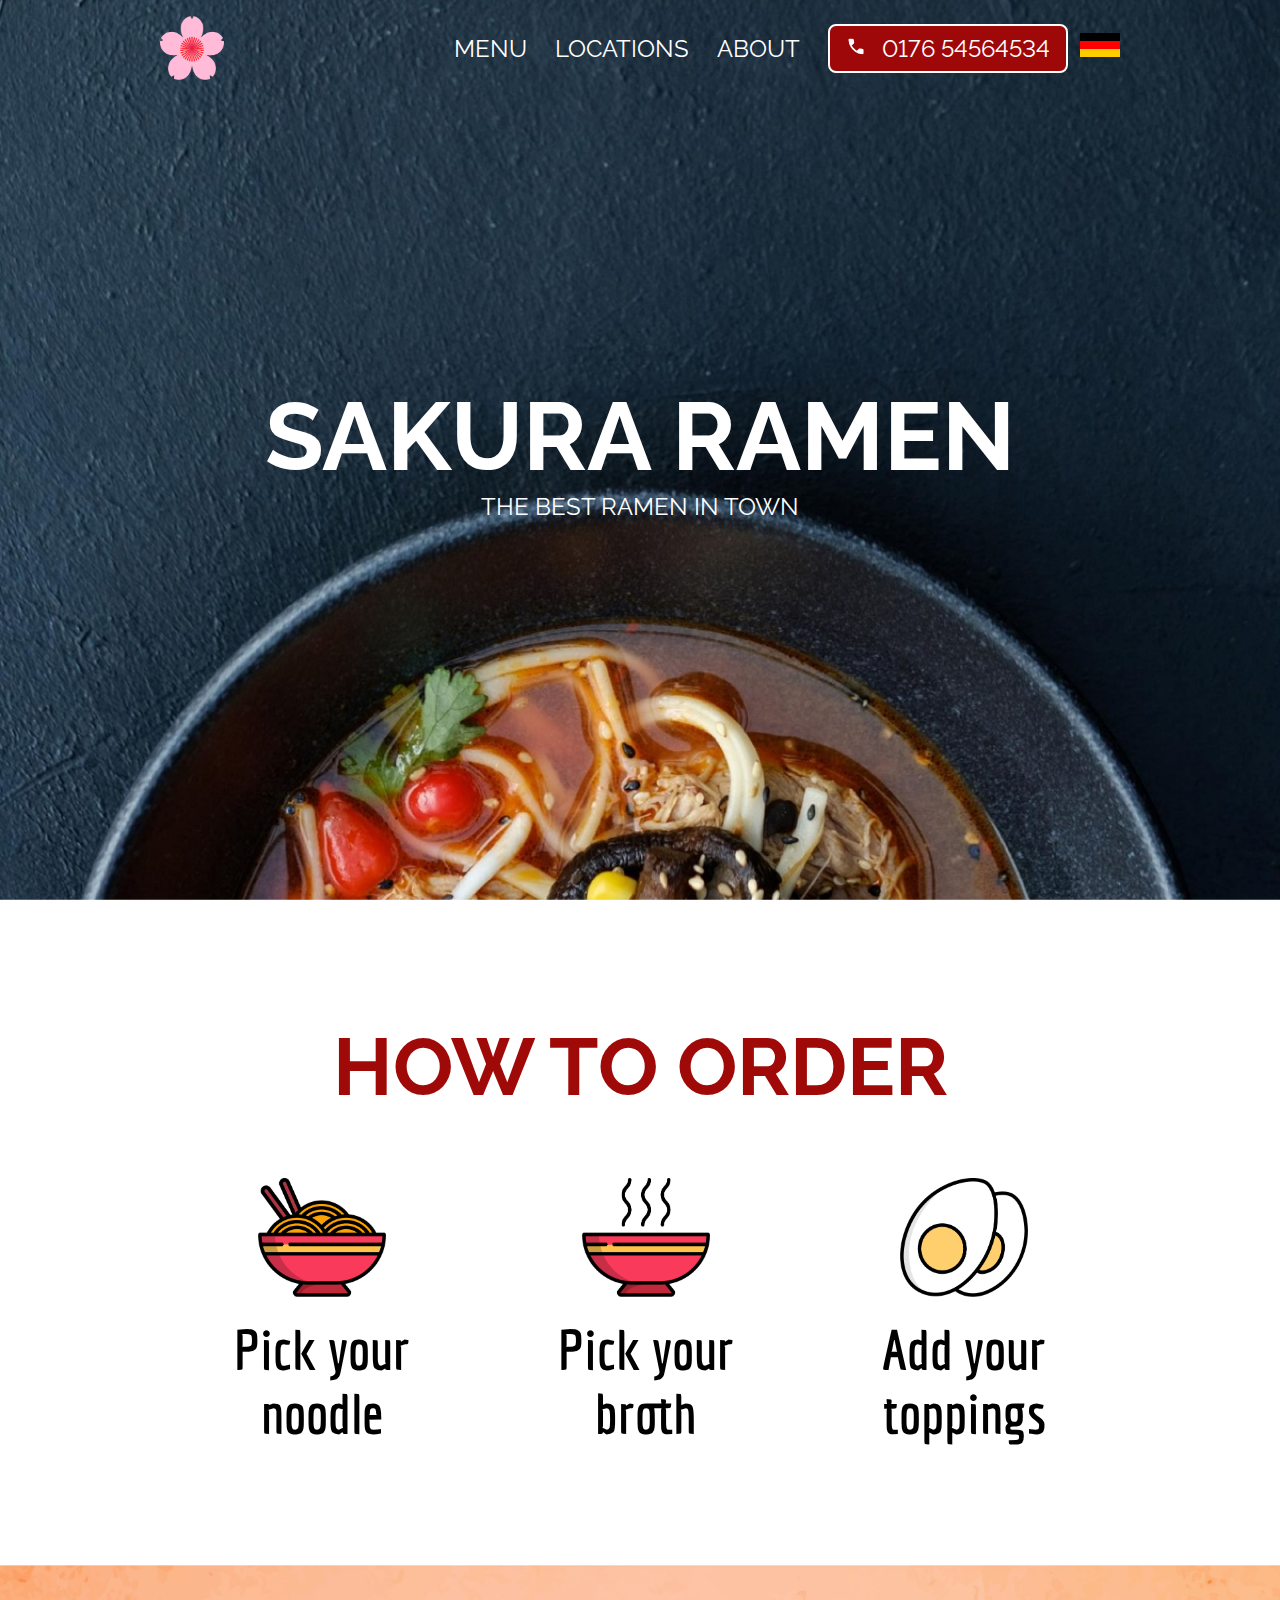
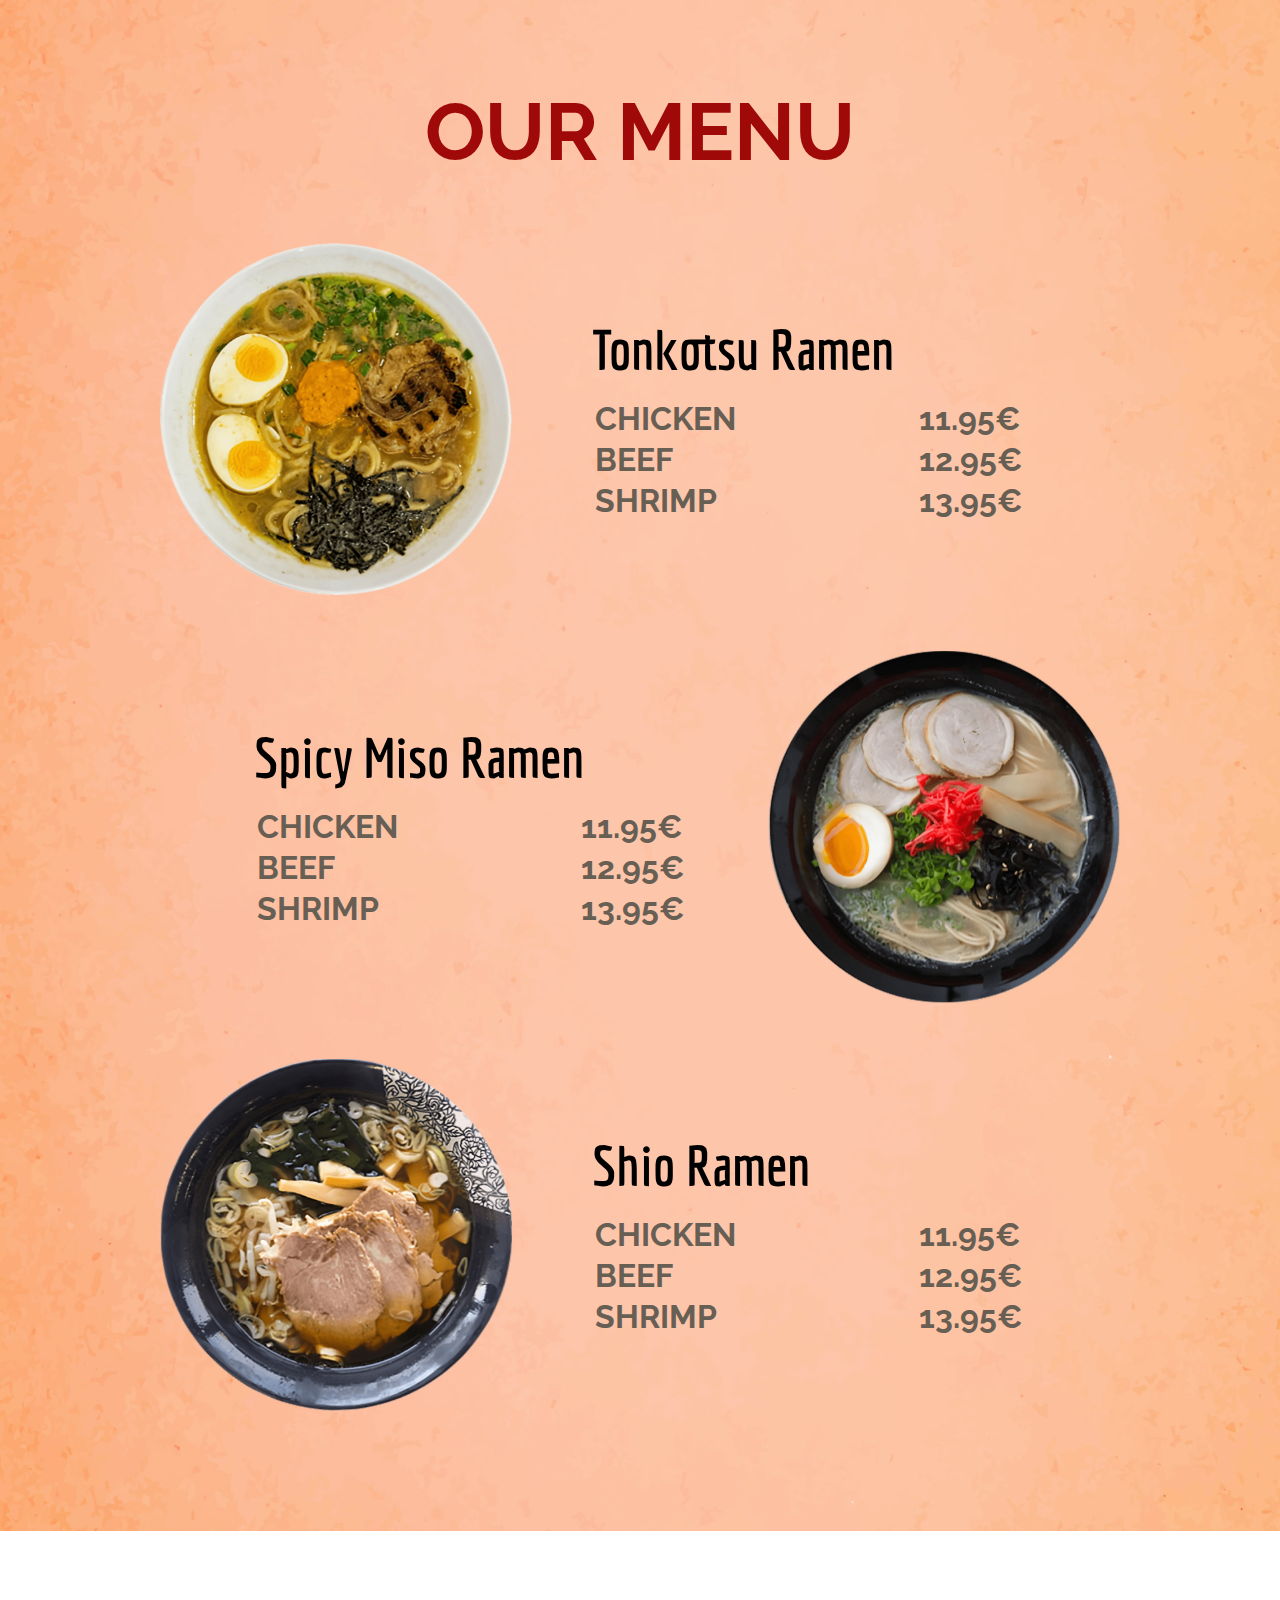
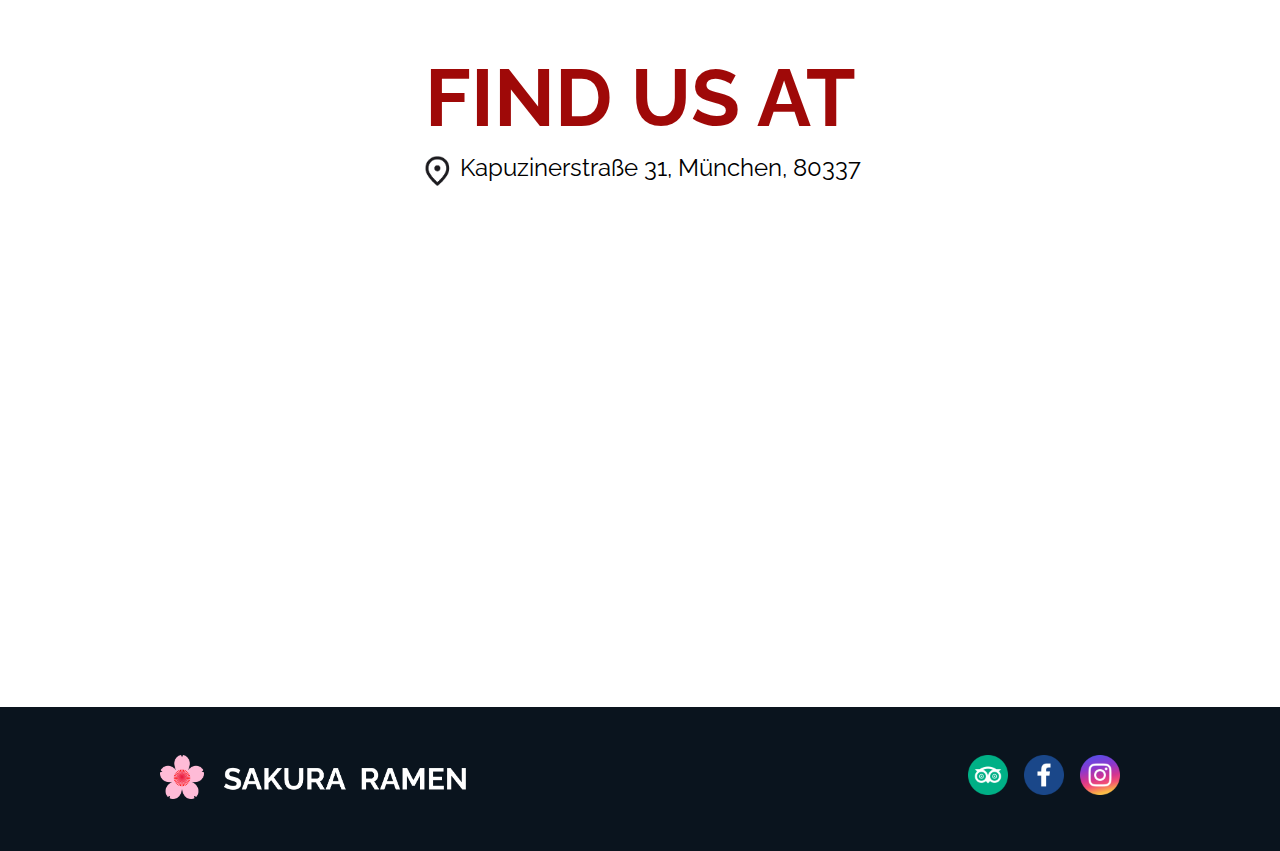
<file: index.html>
<!DOCTYPE html>
<html id="en" lang="en">
  <head>
    <meta charset="UTF-8" />
    <meta name="viewport" content="width=device-width, initial-scale=1.0" />
    <title>Sakura Ramen</title>
    <link rel="stylesheet" href="styles.css" />
    <script src="app.js"></script>
  </head>
  <body class="mybody">
    <header class="header">
      <img id="top" src="./img/sakuralogo.png" alt="" class="logo" />
      <nav class="navbar">
        <a class="mobile-hide" href="#menu">MENU</a>
        <a class="mobile-hide" href="#locations">LOCATIONS</a>
        <a class="mobile-hide" href="about.html">ABOUT</a>
        <a class="tel" href="tel:0176 54564534"
          ><img class="phoneicon" src="./img/phone.png" alt="" />
          <p>0176 54564534</p></a
        >
        <img
          onclick="german()"
          id="german"
          class="language-img"
          src="./img/german.png"
          alt="german"
        />
      </nav>
    </header>

    <section class="hero">
      <div class="title">
        <h1>SAKURA RAMEN</h1>
        <p>THE BEST RAMEN IN TOWN</p>
      </div>
    </section>

    <section class="order-container">
      <div class="order-title">
        <h2>HOW TO ORDER</h2>
      </div>
      <div class="order-desc">
        <div class="noodle">
          <img src="./img/noodle.png" alt="" />
          <h3>
            Pick your<br />
            noodle
          </h3>
        </div>

        <div class="broth">
          <img src="./img/broth.png" alt="" />
          <h3>
            Pick your<br />
            broth
          </h3>
        </div>

        <div class="egg">
          <img src="./img/egg.png" alt="" />
          <h3>
            Add your<br />
            toppings
          </h3>
        </div>
      </div>
    </section>

    <section class="menu-container">
      <div class="menu-title">
        <h2 id="menu">OUR MENU</h2>
      </div>

      <div class="menu-food">
        <div class="tonkotsu space-between">
          <img src="./img/r1-cp.png" alt="" />
          <div class="tonkotsu-table">
            <h3>Tonkotsu Ramen</h3>
            <table>
              <tr>
                <td class="td-space">CHICKEN</td>
                <td>11.95€</td>
              </tr>
              <tr>
                <td class="td-space">BEEF</td>
                <td>12.95€</td>
              </tr>
              <tr>
                <td class="td-space">SHRIMP</td>
                <td>13.95€</td>
              </tr>
            </table>
          </div>
        </div>

        <div class="miso space-between">
          <div class="miso-table">
            <h3>Spicy Miso Ramen</h3>
            <div class="prices">
              <table>
                <tr>
                  <td class="td-space">CHICKEN</td>
                  <td>11.95€</td>
                </tr>
                <tr>
                  <td class="td-space">BEEF</td>
                  <td>12.95€</td>
                </tr>
                <tr>
                  <td class="td-space">SHRIMP</td>
                  <td>13.95€</td>
                </tr>
              </table>
            </div>
          </div>
          <img src="./img/r2-cp.png" alt="" />
        </div>

        <div class="shio">
          <img src="./img/r3-cp.png" alt="" />
          <div class="shio-table">
            <h3>Shio Ramen</h3>
            <table>
              <tr>
                <td class="td-space">CHICKEN</td>
                <td>11.95€</td>
              </tr>
              <tr>
                <td class="td-space">BEEF</td>
                <td>12.95€</td>
              </tr>
              <tr>
                <td class="td-space">SHRIMP</td>
                <td>13.95€</td>
              </tr>
            </table>
          </div>
        </div>
      </div>
    </section>

    <section class="location-title">
      <h2 id="locations">FIND US AT</h2>
    </section>

    <section class="icon">
      <img src="./img/ubication.png" alt="" />
      <p>Kapuzinerstraße 31, München, 80337</p>
    </section>
    
    <iframe
      class="googlemaps"
      src="https://www.google.com/maps/embed?pb=!1m18!1m12!1m3!1d2663.2081532576362!2d11.55862837695996!3d48.125509071242064!2m3!1f0!2f0!3f0!3m2!1i1024!2i768!4f13.1!3m3!1m2!1s0x479ddf44d01affc5%3A0xe7a07e0710be63e8!2sKapuzinerstra%C3%9Fe%2031%2C%2080337%20M%C3%BCnchen%2C%20Deutschland!5e0!3m2!1sde!2str!4v1693401424635!5m2!1sde!2str"
      style="border: 0"
      allowfullscreen=""
      loading="lazy"
      referrerpolicy="no-referrer-when-downgrade"
    ></iframe>

    <footer>
      <div class="footer">
        <div class="fcontainer">
          <div class="flogo">
            <a href="#top"
              ><img class="flogo" src="./img/sakuraramen.png" alt=""
            /></a>
          </div>
          <div class="flogo2">
            <a href="#top"
              ><img class="flogo2" src="./img/sakuralogo.png" alt=""
            /></a>
          </div>
          <div class="social-media">
            <a href="tripadvisor.html"
              ><img src="./img/tripadvisor.png" alt=""
            /></a>
            <a href="facebook.html"><img src="./img/facebook.png" alt="" /></a>
            <a href="instagram.html"
              ><img src="./img/instagram.png" alt=""
            /></a>
          </div>
        </div>
      </div>
    </footer>
  </body>
</html>
</file>
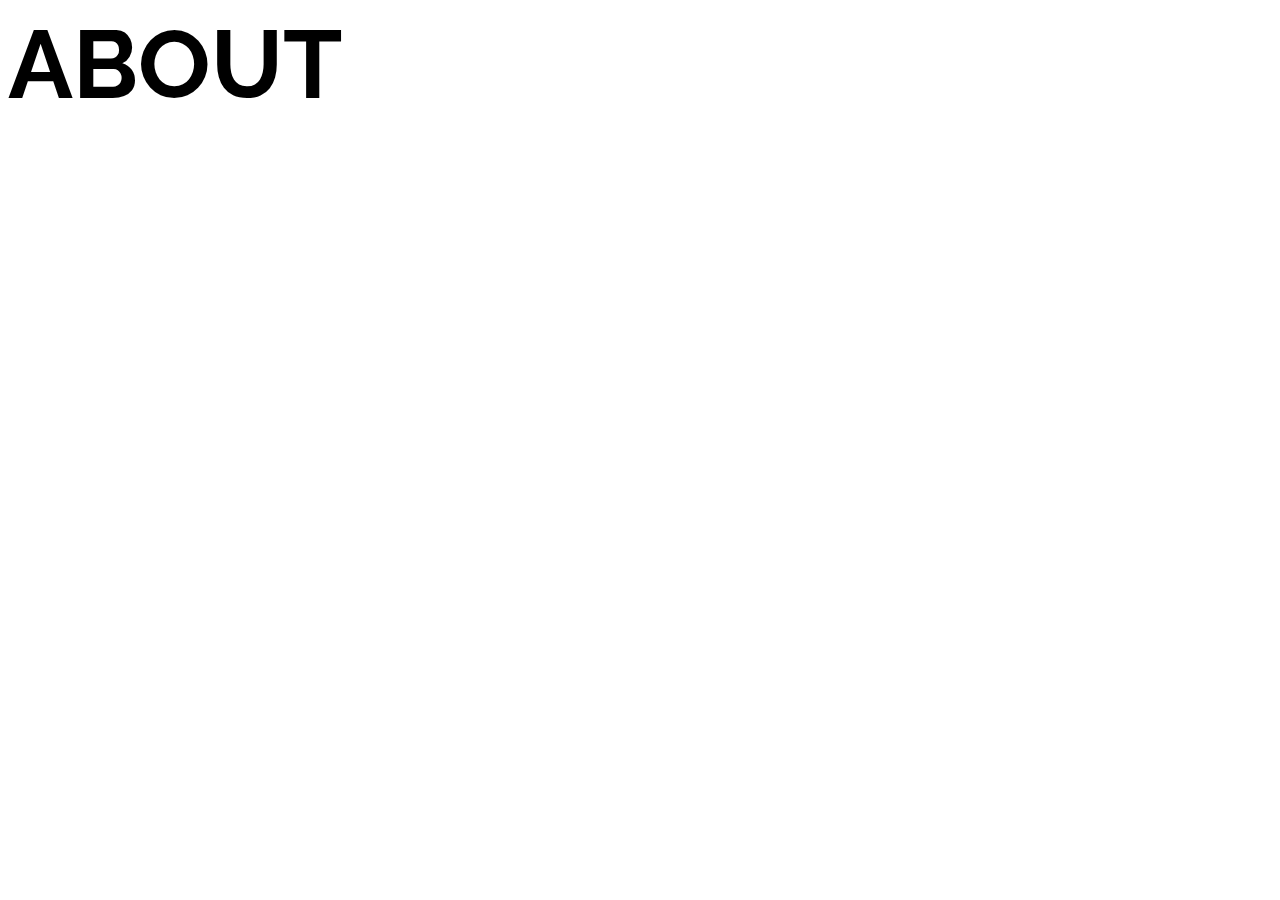
<file: about.html>
<!DOCTYPE html>
<html lang="en">
<head>
    <meta charset="UTF-8">
    <meta name="viewport" content="width=device-width, initial-scale=1.0">
    <title>About</title>

    <link rel="stylesheet" href="styles.css">

</head>
<body>
    <h1>ABOUT</h1>
</body>
</html>
</file>
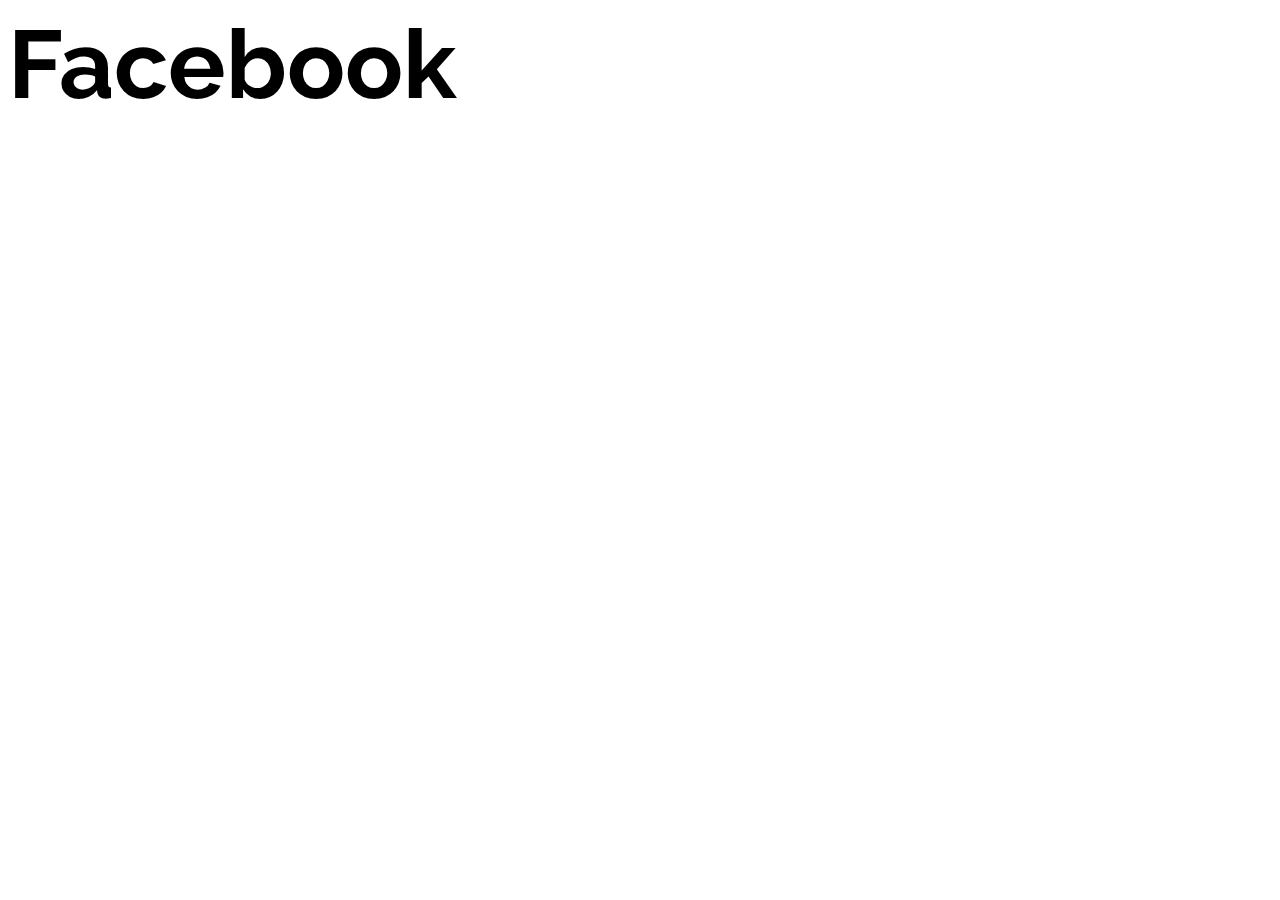
<file: facebook.html>
<!DOCTYPE html>
<html lang="en">
<head>
    <meta charset="UTF-8">
    <meta name="viewport" content="width=device-width, initial-scale=1.0">
    <title>Facebook</title>

    <link rel="stylesheet" href="styles.css">
</head>
<body>
    <h1>Facebook</h1>
</body>
</html>
</file>
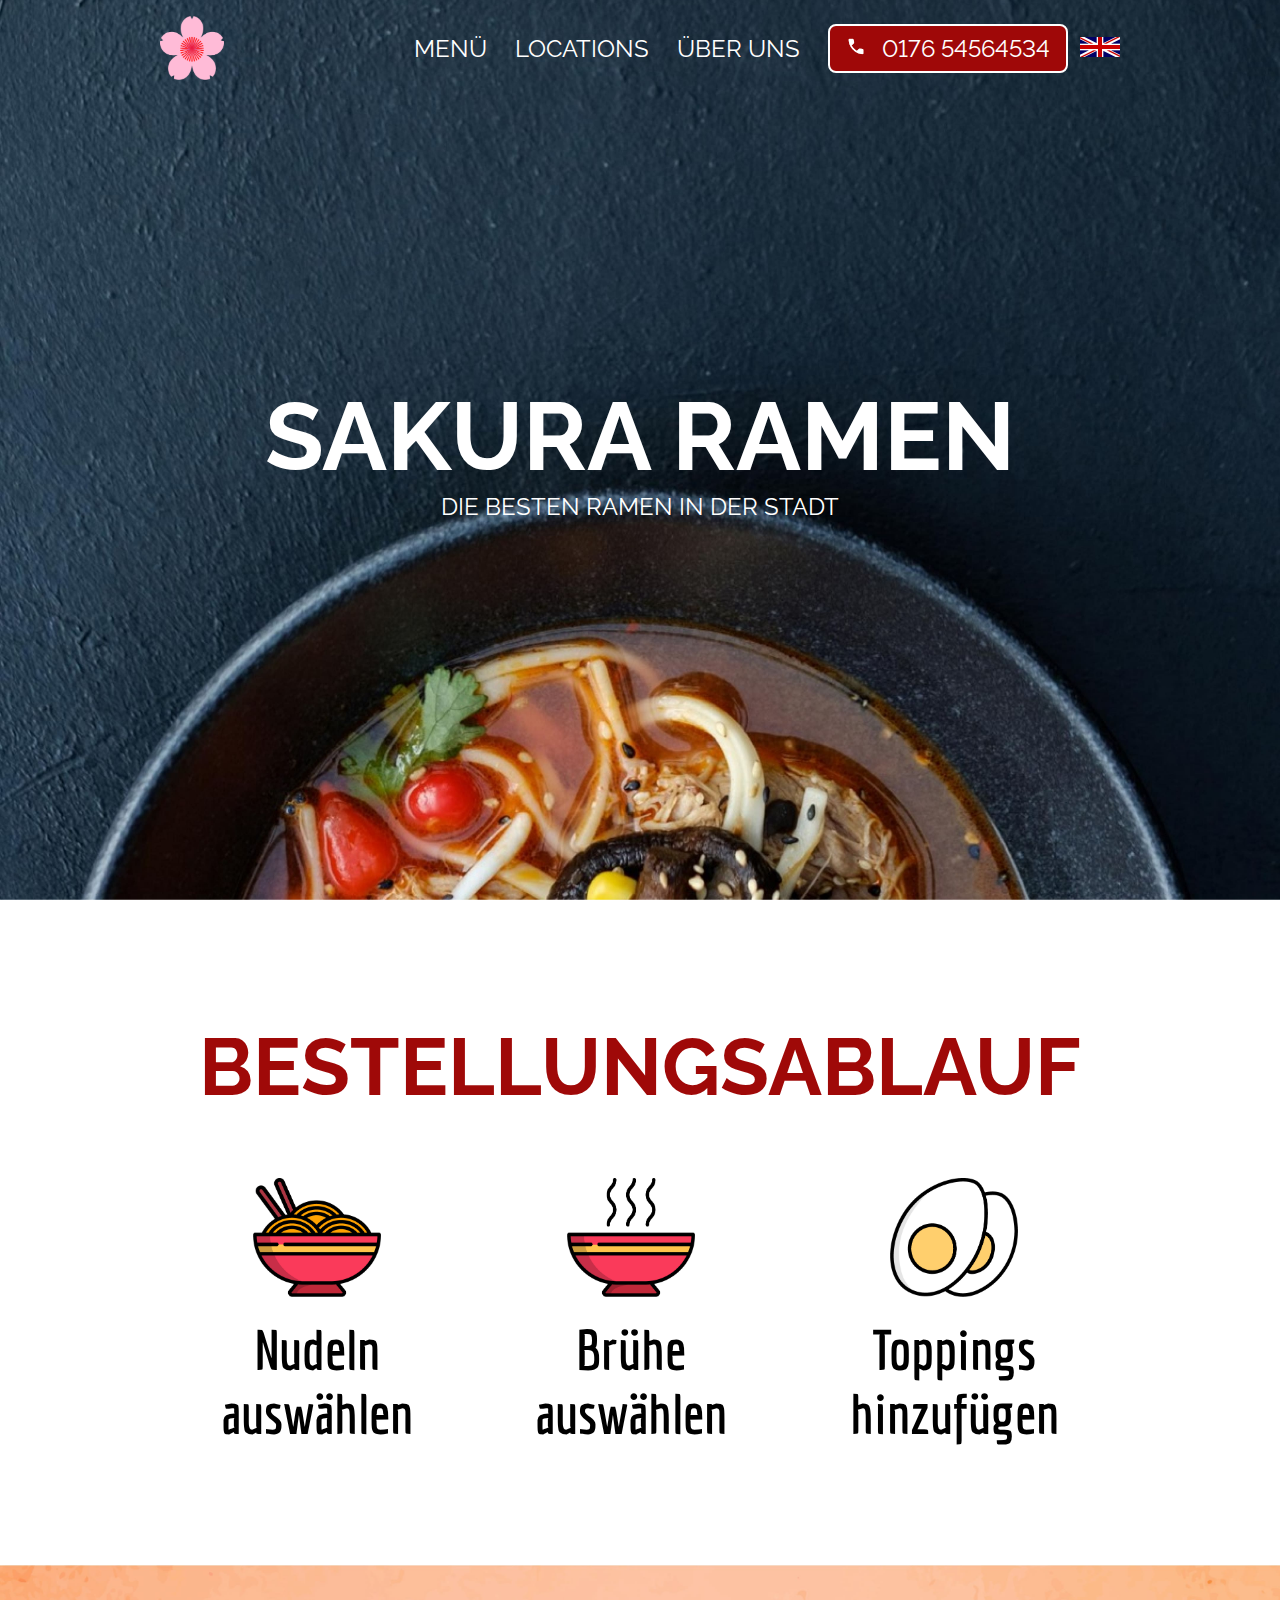
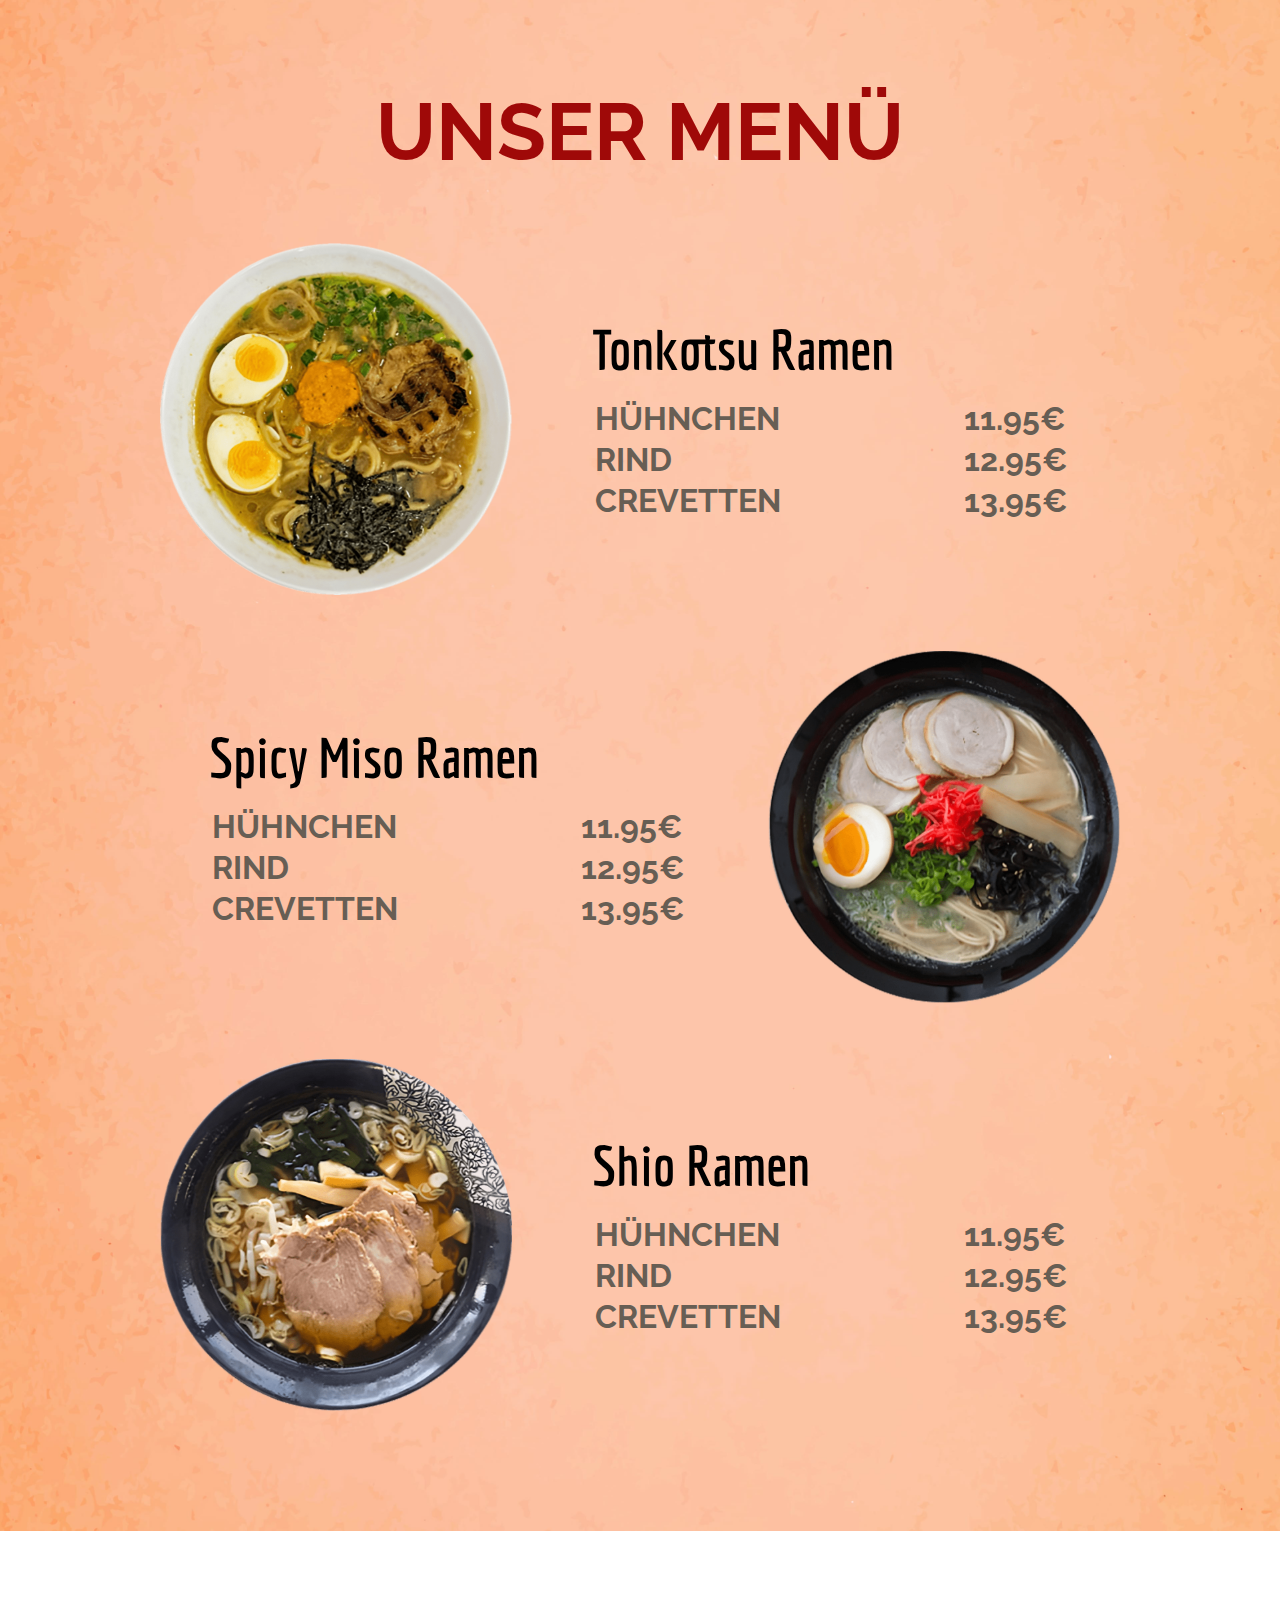
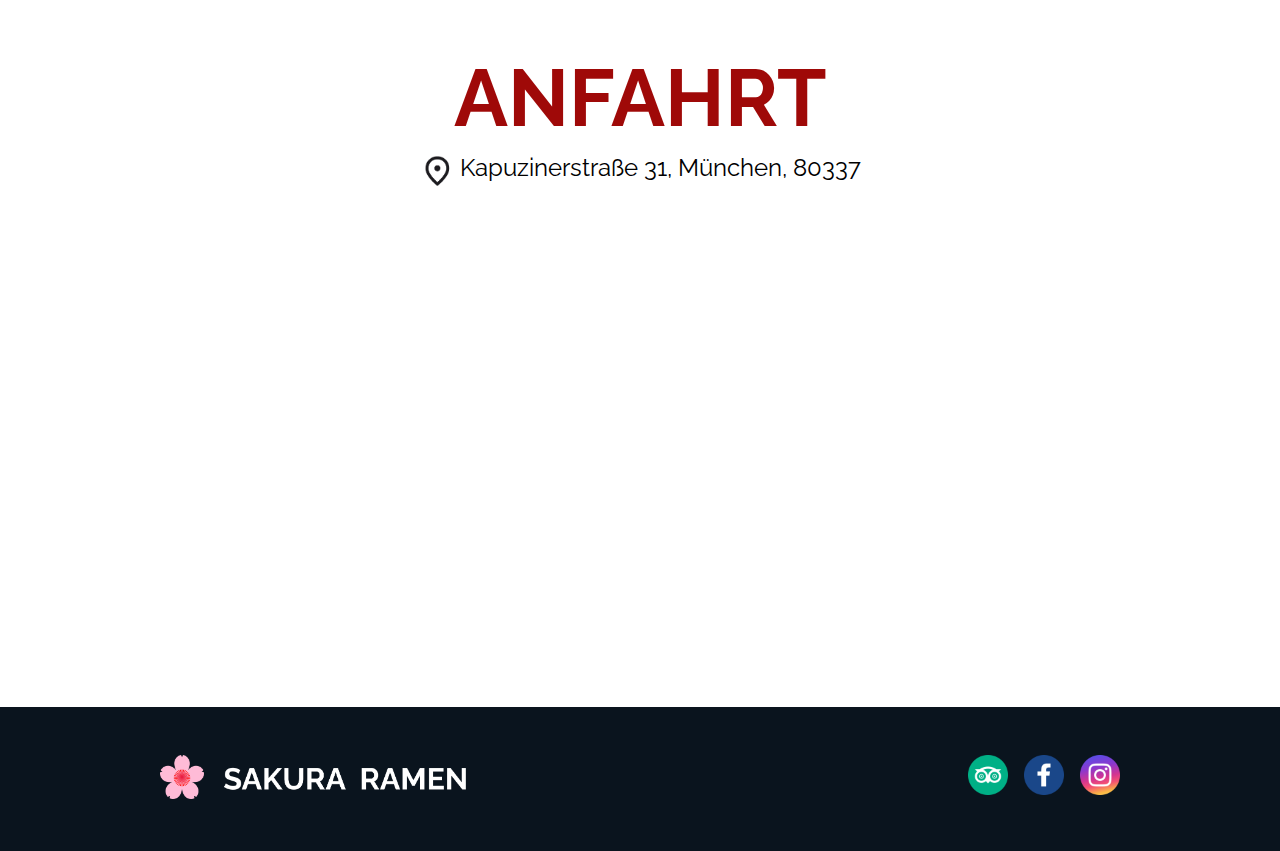
<file: index-ger.html>
<!DOCTYPE html>
<html id="ger" lang="en">
  <head>
    <meta charset="UTF-8" />
    <meta name="viewport" content="width=device-width, initial-scale=1.0" />
    <title>Sakura Ramen</title>
    <link rel="stylesheet" href="styles.css" />
    <script src="app.js"></script>
  </head>
  <body class="mybody">
    <header class="header">
      <img id="top" src="./img/sakuralogo.png" alt="" class="logo" />
      <nav class="navbar">
        <a class="mobile-hide" href="#menu">MENÜ</a>
        <a class="mobile-hide" href="#locations">LOCATIONS</a>
        <a class="mobile-hide" href="about.html">ÜBER UNS</a>
        <a class="tel" href="tel:0176 54564534"
          ><img class="phoneicon" src="./img/phone.png" alt="" />
          <p>0176 54564534</p></a
        >
        <img
          onclick="english()"
          id="english"
          class="language-img"
          src="./img/english.png"
          alt="english"
        />
      </nav>
    </header>

    <section class="hero">
      <div class="title">
        <h1>SAKURA RAMEN</h1>
        <p>DIE BESTEN RAMEN IN DER STADT</p>
      </div>
    </section>

    <section class="order-container">
      <div class="order-title">
        <h2>BESTELLUNGSABLAUF</h2>
      </div>
      <div class="order-desc">
        <div class="noodle">
          <img src="./img/noodle.png" alt="" />
          <h3>
            Nudeln<br />
            auswählen
          </h3>
        </div>

        <div class="broth">
          <img src="./img/broth.png" alt="" />
          <h3>
            Brühe<br />
            auswählen
          </h3>
        </div>

        <div class="egg">
          <img src="./img/egg.png" alt="" />
          <h3>
            Toppings<br />
            hinzufügen
          </h3>
        </div>
      </div>
    </section>

    <section class="menu-container">
      <div class="menu-title">
        <h2 id="menu">UNSER MENÜ</h2>
      </div>

      <div class="menu-food">
        <div class="tonkotsu space-between">
          <img src="./img/r1-cp.png" alt="" />
          <div class="tonkotsu-table">
            <h3>Tonkotsu Ramen</h3>
            <table>
              <tr>
                <td class="td-space">HÜHNCHEN</td>
                <td>11.95€</td>
              </tr>
              <tr>
                <td class="td-space">RIND</td>
                <td>12.95€</td>
              </tr>
              <tr>
                <td class="td-space">CREVETTEN</td>
                <td>13.95€</td>
              </tr>
            </table>
          </div>
        </div>

        <div class="miso space-between">
          <div class="miso-table">
            <h3>Spicy Miso Ramen</h3>
            <div class="prices">
              <table>
                <tr>
                  <td class="td-space">HÜHNCHEN</td>
                  <td>11.95€</td>
                </tr>
                <tr>
                  <td class="td-space">RIND</td>
                  <td>12.95€</td>
                </tr>
                <tr>
                  <td class="td-space">CREVETTEN</td>
                  <td>13.95€</td>
                </tr>
              </table>
            </div>
          </div>
          <img src="./img/r2-cp.png" alt="" />
        </div>

        <div class="shio">
          <img src="./img/r3-cp.png" alt="" />
          <div class="shio-table">
            <h3>Shio Ramen</h3>
            <table>
              <tr>
                <td class="td-space">HÜHNCHEN</td>
                <td>11.95€</td>
              </tr>
              <tr>
                <td class="td-space">RIND</td>
                <td>12.95€</td>
              </tr>
              <tr>
                <td class="td-space">CREVETTEN</td>
                <td>13.95€</td>
              </tr>
            </table>
          </div>
        </div>
      </div>
    </section>

    <section class="location-title">
      <h2 id="locations">ANFAHRT</h2>
    </section>

    <section class="icon">
      <img src="./img/ubication.png" alt="" />
      <p>Kapuzinerstraße 31, München, 80337</p>
    </section>

    <iframe
      class="googlemaps"
      src="https://www.google.com/maps/embed?pb=!1m18!1m12!1m3!1d2663.2081532576362!2d11.55862837695996!3d48.125509071242064!2m3!1f0!2f0!3f0!3m2!1i1024!2i768!4f13.1!3m3!1m2!1s0x479ddf44d01affc5%3A0xe7a07e0710be63e8!2sKapuzinerstra%C3%9Fe%2031%2C%2080337%20M%C3%BCnchen%2C%20Deutschland!5e0!3m2!1sde!2str!4v1693401424635!5m2!1sde!2str"
      style="border: 0"
      allowfullscreen=""
      loading="lazy"
      referrerpolicy="no-referrer-when-downgrade"
    ></iframe>

    <footer>
      <div class="footer">
        <div class="fcontainer">
          <div class="flogo">
            <a href="#top"
              ><img class="flogo" src="./img/sakuraramen.png" alt=""
            /></a>
          </div>
          <div class="flogo2">
            <a href="#top"
              ><img class="flogo2" src="./img/sakuralogo.png" alt=""
            /></a>
          </div>
          <div class="social-media">
            <a href="tripadvisor.html"
              ><img src="./img/tripadvisor.png" alt=""
            /></a>
            <a href="facebook.html"><img src="./img/facebook.png" alt="" /></a>
            <a href="instagram.html"
              ><img src="./img/instagram.png" alt=""
            /></a>
          </div>
        </div>
      </div>
    </footer>
  </body>
</html>
</file>
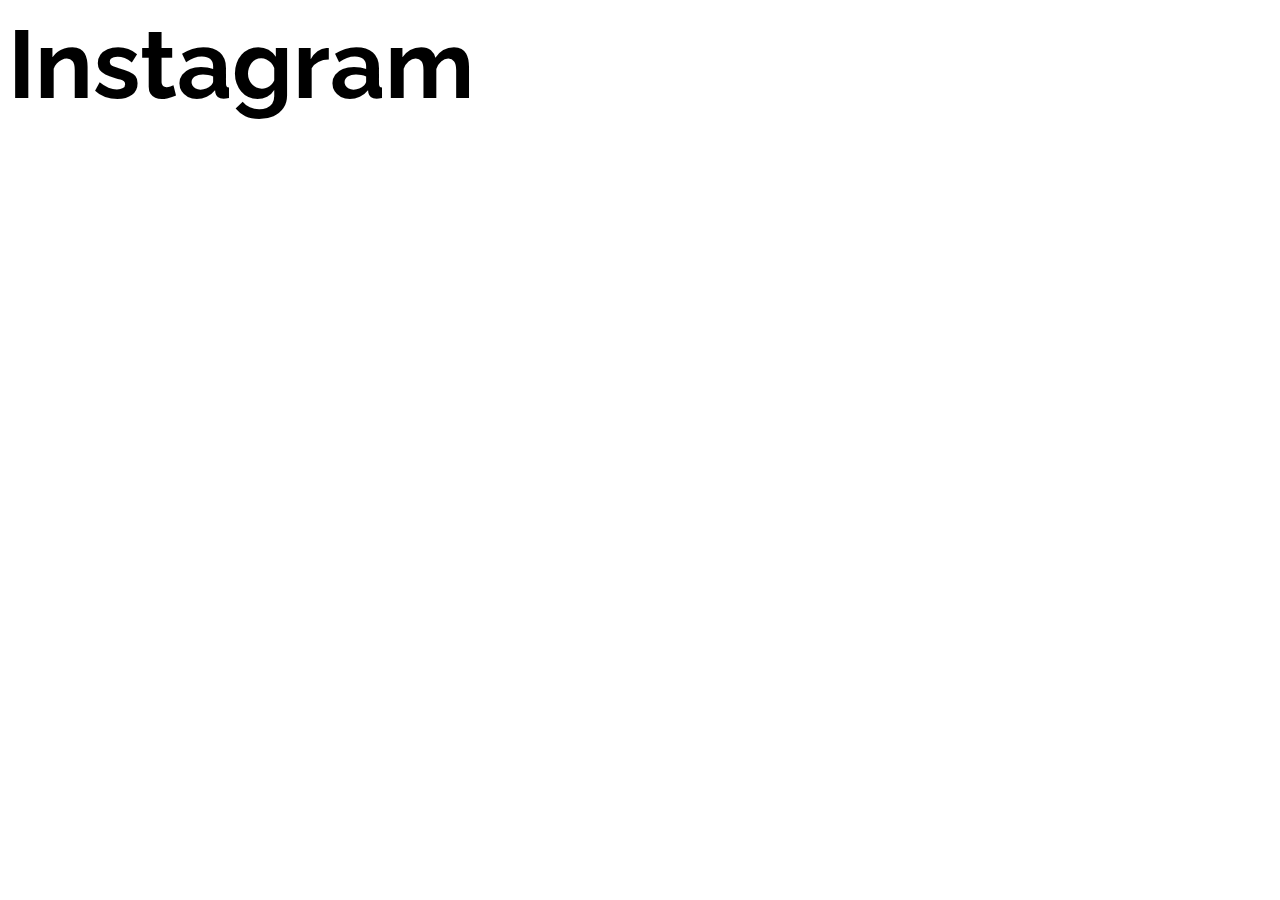
<file: instagram.html>
<!DOCTYPE html>
<html lang="en">
<head>
    <meta charset="UTF-8">
    <meta name="viewport" content="width=device-width, initial-scale=1.0">
    <title>Instagram</title>

    <link rel="stylesheet" href="styles.css">
</head>
<body>
    <h1>Instagram</h1>
</body>
</html>
</file>
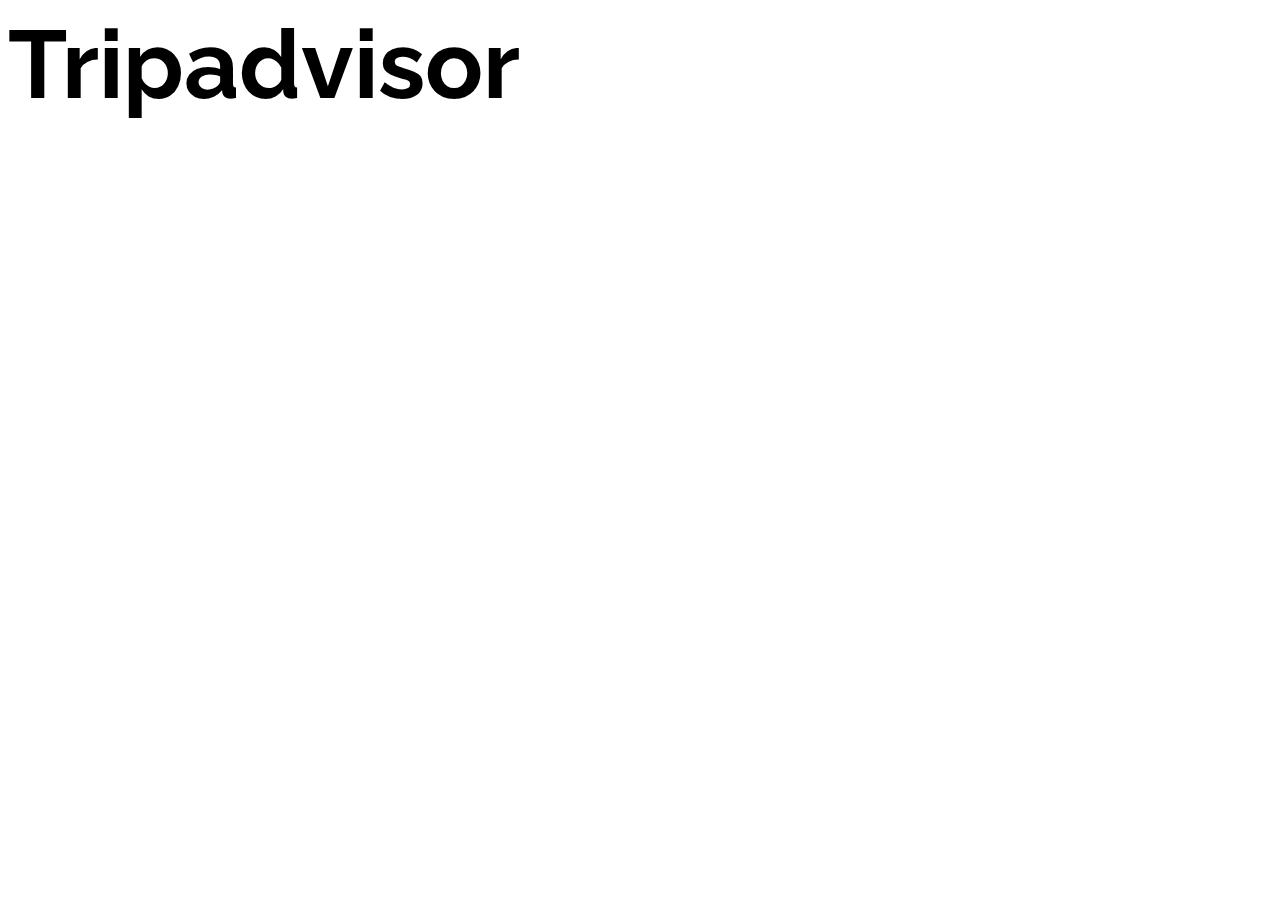
<file: tripadvisor.html>
<!DOCTYPE html>
<html lang="en">
<head>
    <meta charset="UTF-8">
    <meta name="viewport" content="width=device-width, initial-scale=1.0">
    <title>Tripadvisor</title>

    <link rel="stylesheet" href="styles.css">
</head>
<body>
    <h1>Tripadvisor</h1>
</body>
</html>
</file>
<file: styles.css>
@import url("https://fonts.googleapis.com/css2?family=Economica:ital,wght@0,400;0,700;1,400;1,700&family=Raleway:ital,wght@0,100;0,200;0,300;0,400;0,500;0,600;0,700;0,800;0,900;1,100;1,200;1,300;1,400;1,500;1,600;1,700;1,800;1,900&display=swap");

html {
  scroll-behavior: smooth;
}

h1{
  font-family: "Raleway", sans-serif;
  font-weight: bold;
  font-size: 96px;
  margin: 0;
  display: flex;
}

h2 {
  font-family: "Raleway", sans-serif;
  font-weight: bold;
  font-size: 80px;
  color: #9f0908;
  margin: 0;
  text-align: center;
}

h3 {
  font-family: "Economica", sans-serif;
  font-weight: bold;
  font-size: 56px;
  margin: 0;
}

.header {
  position: absolute;
  top: 0;
  left: 0;
  right: 0;
  display: flex;
  justify-content: space-between;
  align-items: center;
  margin: 16px 160px 0px 160px;
  padding-bottom: 0;
}

.logo {
  width: 64px;
  height: 64px;
  display: flex;
  justify-content: center;
  align-items: center;
}

.navbar a {
  font-family: "Raleway", sans-serif;
  font-size: 24px;
  text-decoration: none;
  color: white;
  margin-left: 24px;
  margin-bottom: 0;
}

.navbar a:hover {
  color: #e67373;
}

.tel {
  border: 2px solid white;
  background-color: #9f0808;
  border-radius: 8px;
  padding: 8px 16px;
  display: inline-block;
  white-space: nowrap;
  font-feature-settings: "lnum";
}

.tel:hover {
  background-color: #e67373 !important;
  color: white !important;
}

.phoneicon {
  width: 20px;
  margin-right: 10px;
  object-fit: cover;
}

.language-img {
  width: 40px;
  object-fit: fill;
  margin-left: 8px;
}

.hero {
  /* Container Style*/
  width: 100%;
  height: 100vh;
  display: flex;
  justify-content: center;
  align-items: center;
  text-align: center;
  color: white;
  margin-bottom: 0;

  /* Background-Image Style */
  background-image: url("./img/hero.jpg");
  background-repeat: no-repeat;
  background-size: cover;
  background-position: bottom;
}

.mybody {
  margin: 0;
}

.hero p {
  font-family: "Raleway", sans-serif;
  font-size: 24px;
}

.menu-container {
  padding: 120px 160px;
  display: flex;
  flex-direction: column;

  /* bg-img */
  background-image: url("./img/backgroundimg.jpg");
  background-repeat: no-repeat;
  background-size: cover;
  background-position: center center;
}

.tonkotsu,
.shio {
  display: flex;
  justify-content: flex-start;
  align-items: center;
  gap: 80px;
  white-space: nowrap;
}

.miso {
  display: flex;
  justify-content: flex-end;
  align-items: center;
  white-space: nowrap;
  gap: 80px;
}

.menu-food img {
  width: 352px;
}

.menu-container table {
  color: #675e54;
  font-family: Raleway;
  font-weight: bold;
  font-size: 32px;
}

.menu-title {
  margin-bottom: 64px;
}

.td-space {
  padding-right: 180px;
}

.menu-food h3 {
  margin-bottom: 16px;
}

table tr {
  margin-bottom: 8px;
}

.space-between {
  padding-bottom: 56px;
}

.location-title h2 {
  margin-top: 120px;
  display: flex;
  justify-content: center;
  margin-bottom: 8px;
}

.icon {
  display: flex;
  justify-content: center;
}

.icon p {
  font-family: "Raleway", sans-serif;
  font-size: 24px;
  text-align: center;
}

.icon img {
  width: 36px;
  margin-right: 5px;
  margin-bottom: 64px;
}

.googlemaps {
  height: 450px;
  width: 100%;
}

.order-container {
  margin: 0px 160px 120px 160px;
}

.order-title {
  display: flex;
  justify-content: center;
  margin: 0;
  padding: 0;
  margin-top: 120px;
}

.order-title h2 {
  display: flex;
  justify-content: center;
  margin: 0;
  padding: 0;
}

.order-desc h3 {
  display: flex;
  justify-content: center;
  margin: 0;
  padding: 0;
  margin-top: 16px;
}

.order-desc img {
  width: 128px;
  object-fit: contain;
  padding: 0px;
  margin: 0px;
  margin-top: 64px;
}

.order-desc {
  display: flex;
  justify-content: space-around;
  align-items: center;
  text-align: center;
  flex-wrap: wrap;
  padding: 0px;
  margin: 0px;
}

p {
  margin: 0;
  padding: 0;
}

.footer {
  height: 144px;
  background-color: #0a141e;
}

.fcontainer {
  display: flex;
  justify-content: space-between;
  align-items: center;
  padding: 48px 160px;
}

.flogo {
  display: flex;
  height: 44px;
}

.social-media img {
  width: 40px;
  margin-left: 12px;
}

.tel p {
  display: inline-block;
}

.flogo2 {
  display: none;
}

@media (max-width: 1200px) {
  .menu-container {
    padding: 120px 24px;
  }
}

@media (max-width: 1050px) {
  .header {
    margin: 16px 24px 0px 24px;
  }

  .menu-container table {
    font-size: 24px;
  }

  .menu-food h3 {
    font-size: 32px;
  }

  .td-space {
    padding-right: 80px;
  }
}

@media (max-width: 950px) {
  .order-container {
    margin: 0px 24px 96px 24px;
  }

  .tonkotsu,
  .miso,
  .shio {
    gap: 24px;
  }
}

@media (max-width: 810px) {
  .fcontainer {
    padding: 48px 24px;
  }
}

@media (max-width: 800px) {
  .space-between {
    padding-bottom: 32px;
  }
}

@media (max-width: 770px) {
  .mobile-hide {
    display: none;
  }

  h1 {
    font-size: 72px;
  }

  .hero p {
    font-size: 20px;
  }

  .navbar a {
    font-size: 20px;
  }

  .tel {
    padding: 6px;
  }

  .phoneicon {
    width: 16px;
    margin-right: 10px;
    object-fit: cover;
  }

  h3 {
    font-size: 32px;
  }

  h2 {
    font-size: 64px;
  }

  .icon p {
    font-size: 20px;
  }

  .icon img {
    width: 28px;
    margin-right: 5px;
    margin-bottom: 48px;
  }

  .order-container img {
    width: 112px;
  }

  .order-title {
    margin-top: 96px;
  }

  .order-desc img {
    margin-top: 48px;
  }

  .order-desc h3 {
    margin-top: 8px;
  }

  .order-container {
    margin: 0px 16px 72px 16px;
  }

  .tonkotsu,
  .miso,
  .shio {
    gap: 24px;
  }

  .miso table td {
    padding-left: 0;
  }

  .miso h3 {
    padding-left: 0;
  }

  .tonkotsu,
  .shio {
    display: flex;
    flex-direction: column;
    justify-content: center;
    align-items: center;
  }

  .miso {
    display: flex;
    flex-direction: column-reverse;
    justify-content: center;
    align-items: center;
  }

  .miso-table {
    display: flex;
    justify-content: flex-start;
    align-items: flex-start;
    flex-direction: column;
  }

  .tonkotsu-table,
  .shio-table {
    display: flex;
    justify-content: flex-start;
    align-items: flex-start;
    flex-direction: column;
  }

  .td-space {
    padding-right: 180px;
  }

  .menu-container {
    padding: 96px 24px;
  }

  .menu-title {
    margin-bottom: 48px;
  }

  .location-title h2 {
    margin-top: 96px;
  }
}

@media (max-width: 550px) {
  .flogo {
    display: none;
  }

  .flogo2 {
    display: flex;
    height: 40px;
  }

  .social-media img {
    width: 32px;
  }
}

@media (max-width: 420px) {
  .order-container {
    margin: 0px 16px 72px 16px;
  }
}

@media (max-width: 400px) {
  .order-desc {
    display: flex;
    flex-direction: column;
  }

  .order-desc img {
    margin-top: 32px;
  }

  .td-space {
    padding-right: 140px;
  }

  .menu-container {
    padding: 72px 16px;
  }

  .location-title h2 {
    margin-top: 72px;
  }
}

@media (max-width: 380px) {
  h1 {
    font-size: 44px;
  }

  h3 {
    font-size: 32px;
  }

  h2 {
    font-size: 40px;
  }

  .hero p {
    font-size: 16px;
  }

  .navbar a {
    font-size: 16px;
  }

  .tel {
    padding: 6px;
  }

  .phoneicon {
    width: 16px;
    margin-right: 5px;
    object-fit: cover;
  }

  .icon p {
    font-size: 16px;
  }

  .icon img {
    width: 20px;
    margin-right: 5px;
    margin-bottom: 40px;
  }

  .order-title {
    margin-top: 72px;
  }

  .menu-title {
    margin-bottom: 40px;
  }

  .order-title h2 {
    font-size: 40px;
  }
}
</file>
